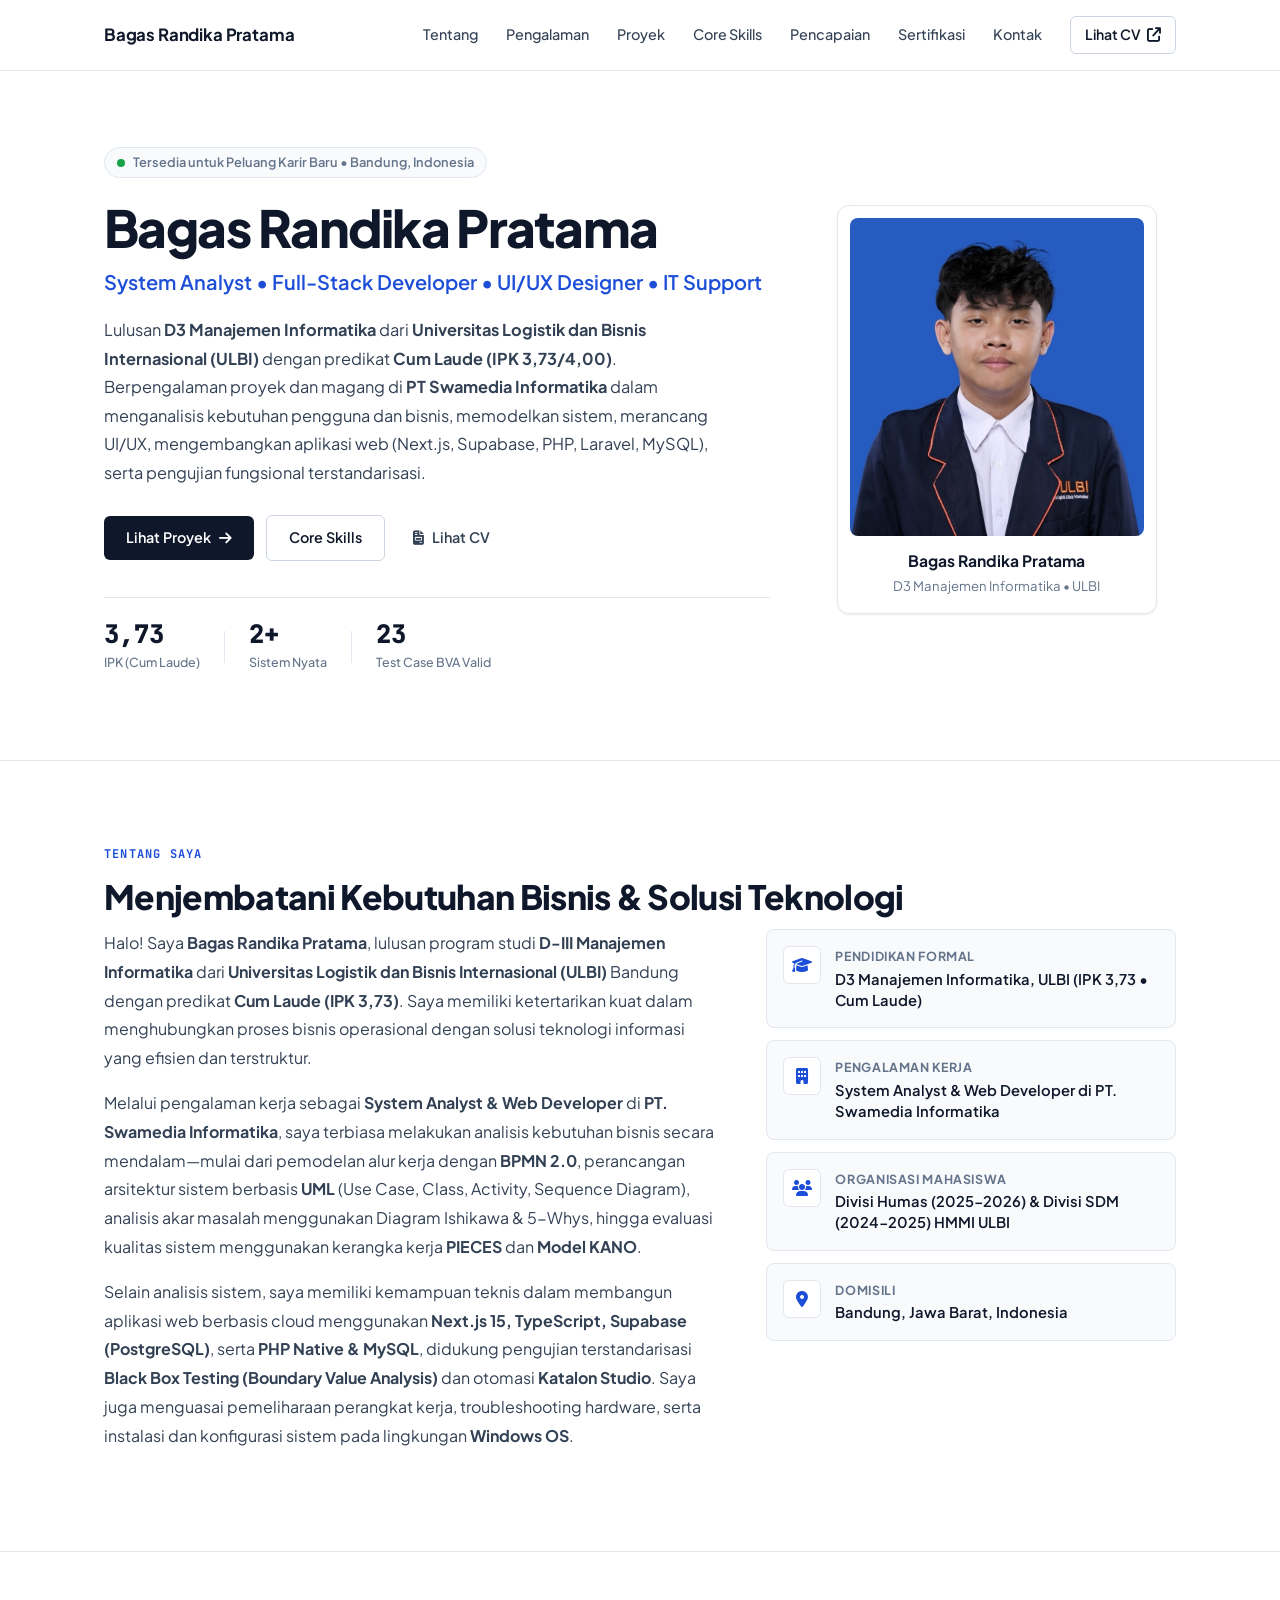
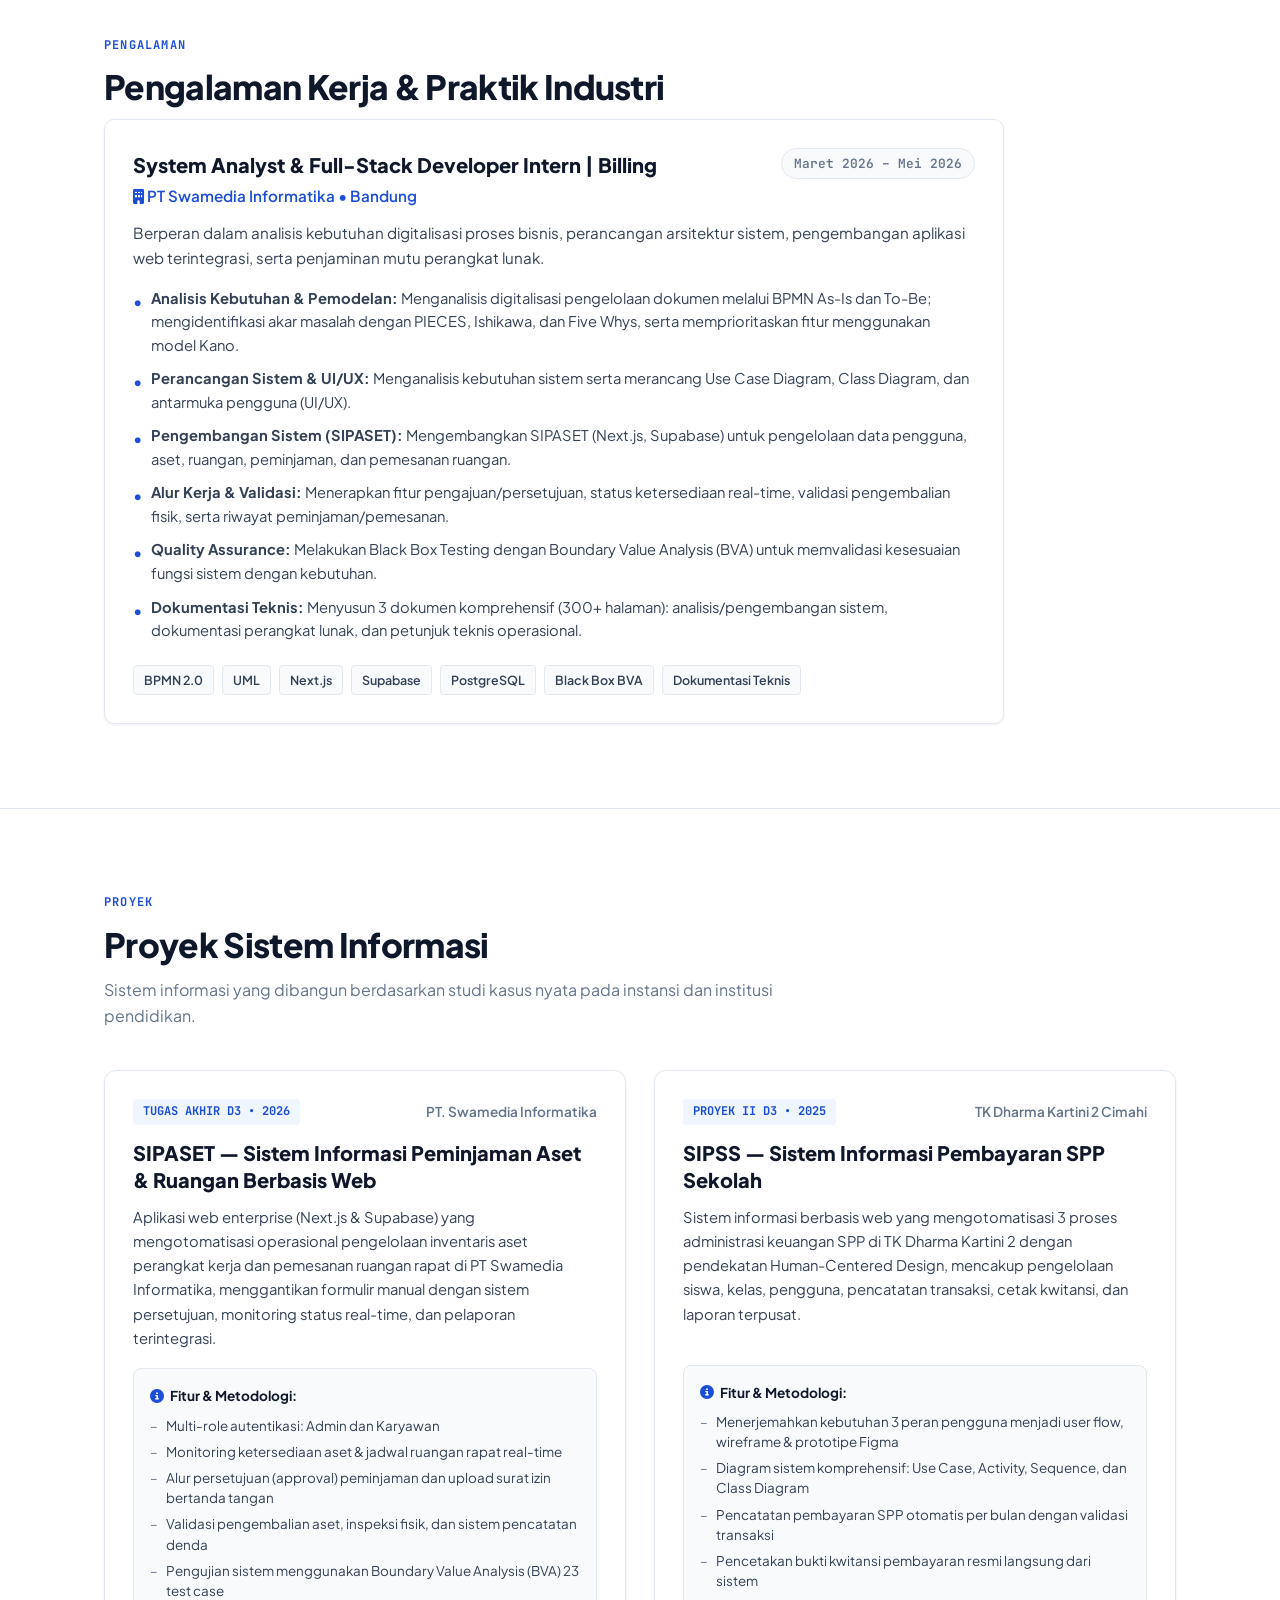
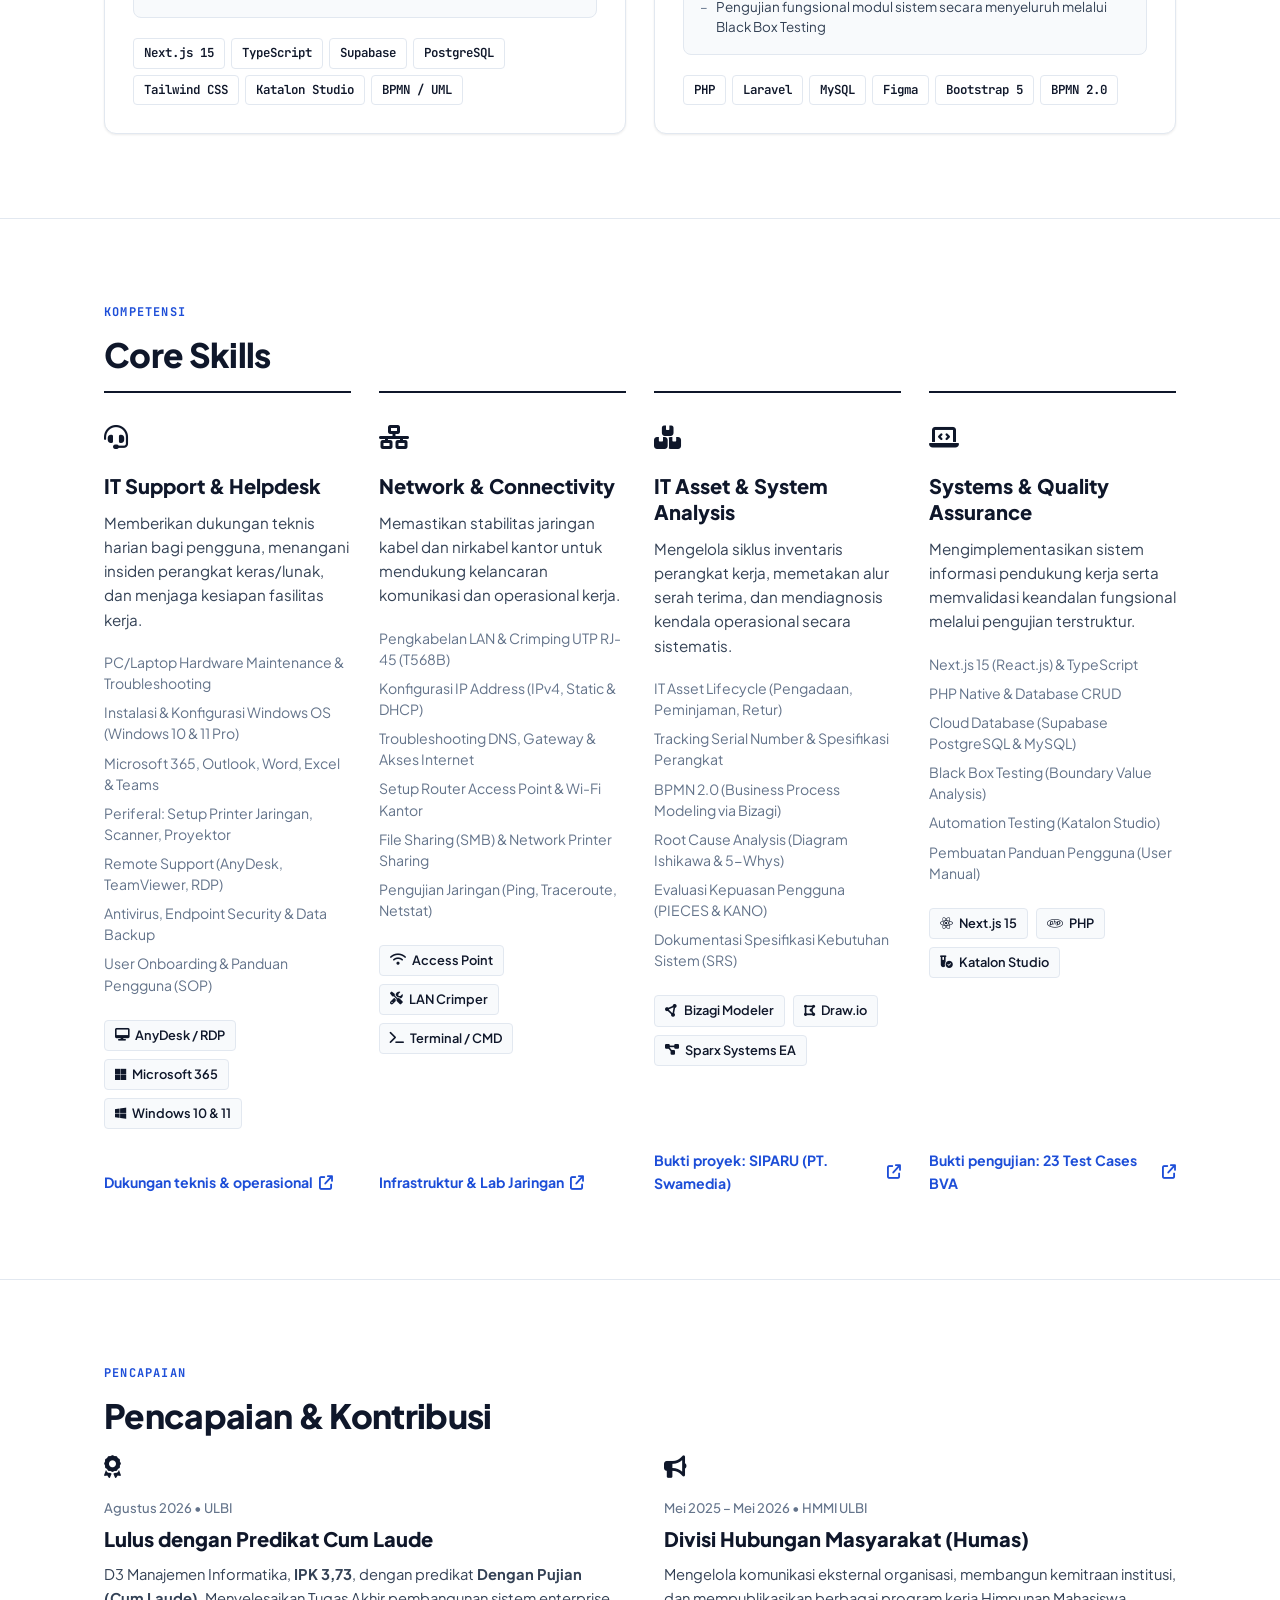
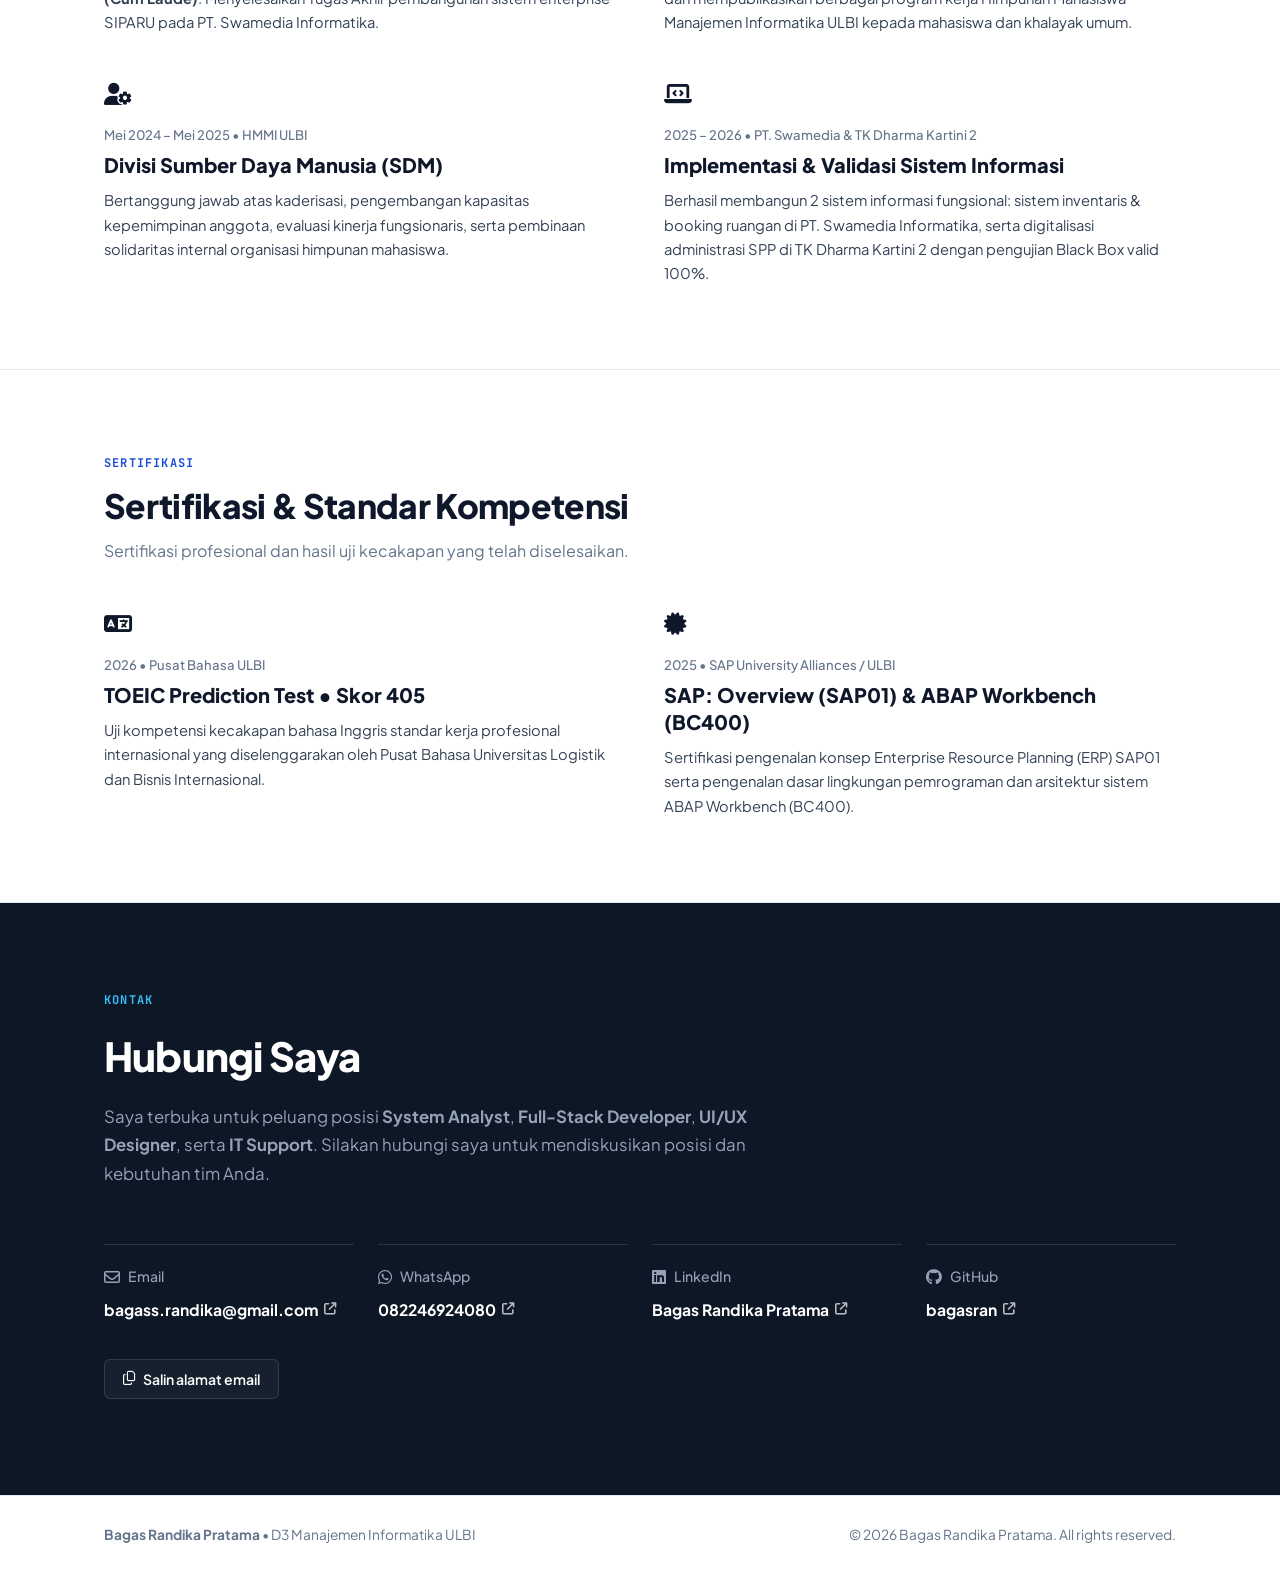
<file: index.html>
<!DOCTYPE html>
<html lang="id">
<head>
  <meta charset="UTF-8" />
  <meta name="viewport" content="width=device-width, initial-scale=1.0" />
  <meta name="description" content="Portfolio Bagas Randika Pratama - System Analyst & Web Developer. Lulusan D3 Manajemen Informatika ULBI dengan predikat Cum Laude (IPK 3,73)." />
  <title>Bagas Randika Pratama | System Analyst & Web Developer</title>
  
  <link rel="stylesheet" href="style.css" />
  
  <!-- Google Fonts: Plus Jakarta Sans & JetBrains Mono -->
  <link rel="preconnect" href="https://fonts.googleapis.com" />
  <link rel="preconnect" href="https://fonts.gstatic.com" crossorigin />
  <link href="https://fonts.googleapis.com/css2?family=Plus+Jakarta+Sans:wght@400;500;600;700;800&family=JetBrains+Mono:wght@400;500;600&display=swap" rel="stylesheet" />
  
  <!-- Font Awesome 6 -->
  <link rel="stylesheet" href="https://cdnjs.cloudflare.com/ajax/libs/font-awesome/6.5.1/css/all.min.css" />
</head>
<body>

  <!-- ===== NAVBAR ===== -->
  <header class="site-header" id="header">
    <div class="nav-container">
      <a href="#hero" class="brand-name">
        Bagas Randika Pratama
      </a>

      <nav class="nav-menu" id="navMenu">
        <a href="#about" class="nav-link">Tentang</a>
        <a href="#experience" class="nav-link">Pengalaman</a>
        <a href="#projects" class="nav-link">Proyek</a>
        <a href="#core-skills" class="nav-link">Core Skills</a>
        <a href="#achievements" class="nav-link">Pencapaian</a>
        <a href="#certifications" class="nav-link">Sertifikasi</a>
        <a href="#contact" class="nav-link">Kontak</a>
        <a href="assets/cv-bagas.html" target="_blank" class="nav-cv-btn">
          Lihat CV <i class="fa-solid fa-arrow-up-right-from-square"></i>
        </a>
      </nav>

      <button class="mobile-toggle" id="mobileToggle" aria-label="Buka navigasi">
        <span></span><span></span><span></span>
      </button>
    </div>
  </header>

  <main>
    <!-- ===== HERO SECTION ===== -->
    <section class="hero-section" id="hero">
      <div class="container hero-grid">
        <div class="hero-text-col">
          <div class="status-badge">
            <span class="status-dot"></span>
            <span>Tersedia untuk Peluang Karir Baru &bull; Bandung, Indonesia</span>
          </div>

          <h1 class="hero-title">
            Bagas Randika Pratama
          </h1>

          <p class="hero-role">
            System Analyst &bull; Full-Stack Developer &bull; UI/UX Designer &bull; IT Support
          </p>

          <p class="hero-description">
            Lulusan <strong>D3 Manajemen Informatika</strong> dari <strong>Universitas Logistik dan Bisnis Internasional (ULBI)</strong> dengan predikat <strong>Cum Laude (IPK 3,73/4,00)</strong>. Berpengalaman proyek dan magang di <strong>PT Swamedia Informatika</strong> dalam menganalisis kebutuhan pengguna dan bisnis, memodelkan sistem, merancang UI/UX, mengembangkan aplikasi web (Next.js, Supabase, PHP, Laravel, MySQL), serta pengujian fungsional terstandarisasi.
          </p>

          <div class="hero-buttons">
            <a href="#projects" class="btn btn-primary">
              Lihat Proyek <i class="fa-solid fa-arrow-right"></i>
            </a>
            <a href="#core-skills" class="btn btn-outline">
              Core Skills
            </a>
            <a href="assets/cv-bagas.html" target="_blank" class="btn btn-ghost">
              <i class="fa-solid fa-file-invoice"></i> Lihat CV
            </a>
          </div>

          <div class="hero-metrics">
            <div class="metric-item">
              <span class="metric-num">3,73</span>
              <span class="metric-label">IPK (Cum Laude)</span>
            </div>
            <div class="metric-divider"></div>
            <div class="metric-item">
              <span class="metric-num">2+</span>
              <span class="metric-label">Sistem Nyata</span>
            </div>
            <div class="metric-divider"></div>
            <div class="metric-item">
              <span class="metric-num">23</span>
              <span class="metric-label">Test Case BVA Valid</span>
            </div>
          </div>
        </div>

        <div class="hero-image-col">
          <div class="photo-card">
            <div class="photo-wrapper">
              <img src="assets/profile.jpg" alt="Foto Bagas Randika Pratama" class="photo-img" />
            </div>
            <div class="photo-meta">
              <div class="photo-name">Bagas Randika Pratama</div>
              <div class="photo-sub">D3 Manajemen Informatika &bull; ULBI</div>
            </div>
          </div>
        </div>
      </div>
    </section>

    <!-- ===== TENTANG SAYA ===== -->
    <section class="section section-border" id="about">
      <div class="container">
        <div class="section-label">TENTANG SAYA</div>
        <h2 class="section-heading">Menjembatani Kebutuhan Bisnis &amp; Solusi Teknologi</h2>
        
        <div class="about-content-grid">
          <div class="about-text">
            <p>
              Halo! Saya <strong>Bagas Randika Pratama</strong>, lulusan program studi <strong>D-III Manajemen Informatika</strong> dari <strong>Universitas Logistik dan Bisnis Internasional (ULBI)</strong> Bandung dengan predikat <strong>Cum Laude (IPK 3,73)</strong>. Saya memiliki ketertarikan kuat dalam menghubungkan proses bisnis operasional dengan solusi teknologi informasi yang efisien dan terstruktur.
            </p>
            <p>
              Melalui pengalaman kerja sebagai <strong>System Analyst &amp; Web Developer</strong> di <strong>PT. Swamedia Informatika</strong>, saya terbiasa melakukan analisis kebutuhan bisnis secara mendalam—mulai dari pemodelan alur kerja dengan <strong>BPMN 2.0</strong>, perancangan arsitektur sistem berbasis <strong>UML</strong> (Use Case, Class, Activity, Sequence Diagram), analisis akar masalah menggunakan Diagram Ishikawa &amp; 5-Whys, hingga evaluasi kualitas sistem menggunakan kerangka kerja <strong>PIECES</strong> dan <strong>Model KANO</strong>.
            </p>
            <p>
              Selain analisis sistem, saya memiliki kemampuan teknis dalam membangun aplikasi web berbasis cloud menggunakan <strong>Next.js 15, TypeScript, Supabase (PostgreSQL)</strong>, serta <strong>PHP Native &amp; MySQL</strong>, didukung pengujian terstandarisasi <strong>Black Box Testing (Boundary Value Analysis)</strong> dan otomasi <strong>Katalon Studio</strong>. Saya juga menguasai pemeliharaan perangkat kerja, troubleshooting hardware, serta instalasi dan konfigurasi sistem pada lingkungan <strong>Windows OS</strong>.
            </p>
          </div>

          <div class="about-quick-info">
            <div class="info-card">
              <div class="info-icon"><i class="fa-solid fa-graduation-cap"></i></div>
              <div class="info-body">
                <span class="info-title">Pendidikan Formal</span>
                <span class="info-desc">D3 Manajemen Informatika, ULBI (IPK 3,73 &bull; Cum Laude)</span>
              </div>
            </div>

            <div class="info-card">
              <div class="info-icon"><i class="fa-solid fa-building"></i></div>
              <div class="info-body">
                <span class="info-title">Pengalaman Kerja</span>
                <span class="info-desc">System Analyst &amp; Web Developer di PT. Swamedia Informatika</span>
              </div>
            </div>

            <div class="info-card">
              <div class="info-icon"><i class="fa-solid fa-users"></i></div>
              <div class="info-body">
                <span class="info-title">Organisasi Mahasiswa</span>
                <span class="info-desc">Divisi Humas (2025-2026) &amp; Divisi SDM (2024-2025) HMMI ULBI</span>
              </div>
            </div>

            <div class="info-card">
              <div class="info-icon"><i class="fa-solid fa-location-dot"></i></div>
              <div class="info-body">
                <span class="info-title">Domisili</span>
                <span class="info-desc">Bandung, Jawa Barat, Indonesia</span>
              </div>
            </div>
          </div>
        </div>
      </div>
    </section>

    <!-- ===== PENGALAMAN KERJA ===== -->
    <section class="section section-border" id="experience">
      <div class="container">
        <div class="section-label">PENGALAMAN</div>
        <h2 class="section-heading">Pengalaman Kerja &amp; Praktik Industri</h2>

        <div class="timeline-wrapper">
          <div class="timeline-card">
            <div class="timeline-header">
              <div>
                <h3 class="timeline-role">System Analyst &amp; Full-Stack Developer Intern | Billing</h3>
                <div class="timeline-org">
                  <i class="fa-solid fa-building"></i> PT Swamedia Informatika &bull; Bandung
                </div>
              </div>
              <span class="timeline-badge">Maret 2026 &ndash; Mei 2026</span>
            </div>
            
            <p class="timeline-summary">
              Berperan dalam analisis kebutuhan digitalisasi proses bisnis, perancangan arsitektur sistem, pengembangan aplikasi web terintegrasi, serta penjaminan mutu perangkat lunak.
            </p>

            <ul class="timeline-points">
              <li>
                <strong>Analisis Kebutuhan &amp; Pemodelan:</strong> Menganalisis digitalisasi pengelolaan dokumen melalui BPMN As-Is dan To-Be; mengidentifikasi akar masalah dengan PIECES, Ishikawa, dan Five Whys, serta memprioritaskan fitur menggunakan model Kano.
              </li>
              <li>
                <strong>Perancangan Sistem &amp; UI/UX:</strong> Menganalisis kebutuhan sistem serta merancang Use Case Diagram, Class Diagram, dan antarmuka pengguna (UI/UX).
              </li>
              <li>
                <strong>Pengembangan Sistem (SIPASET):</strong> Mengembangkan SIPASET (Next.js, Supabase) untuk pengelolaan data pengguna, aset, ruangan, peminjaman, dan pemesanan ruangan.
              </li>
              <li>
                <strong>Alur Kerja &amp; Validasi:</strong> Menerapkan fitur pengajuan/persetujuan, status ketersediaan real-time, validasi pengembalian fisik, serta riwayat peminjaman/pemesanan.
              </li>
              <li>
                <strong>Quality Assurance:</strong> Melakukan Black Box Testing dengan Boundary Value Analysis (BVA) untuk memvalidasi kesesuaian fungsi sistem dengan kebutuhan.
              </li>
              <li>
                <strong>Dokumentasi Teknis:</strong> Menyusun 3 dokumen komprehensif (300+ halaman): analisis/pengembangan sistem, dokumentasi perangkat lunak, dan petunjuk teknis operasional.
              </li>
            </ul>

            <div class="timeline-tags">
              <span>BPMN 2.0</span>
              <span>UML</span>
              <span>Next.js</span>
              <span>Supabase</span>
              <span>PostgreSQL</span>
              <span>Black Box BVA</span>
              <span>Dokumentasi Teknis</span>
            </div>
          </div>
        </div>
      </div>
    </section>

    <!-- ===== PROYEK ===== -->
    <section class="section section-border" id="projects">
      <div class="container">
        <div class="section-label">PROYEK</div>
        <h2 class="section-heading">Proyek Sistem Informasi</h2>
        <p class="section-subtext">Sistem informasi yang dibangun berdasarkan studi kasus nyata pada instansi dan institusi pendidikan.</p>

        <div class="projects-grid">
          <!-- Proyek 1: SIPARU -->
          <div class="project-box">
            <div class="project-top">
              <span class="project-badge">Tugas Akhir D3 &bull; 2026</span>
              <span class="project-client">PT. Swamedia Informatika</span>
            </div>
            
            <h3 class="project-title">
              SIPASET &mdash; Sistem Informasi Peminjaman Aset &amp; Ruangan Berbasis Web
            </h3>
            
            <p class="project-desc">
              Aplikasi web enterprise (Next.js &amp; Supabase) yang mengotomatisasi operasional pengelolaan inventaris aset perangkat kerja dan pemesanan ruangan rapat di PT Swamedia Informatika, menggantikan formulir manual dengan sistem persetujuan, monitoring status real-time, dan pelaporan terintegrasi.
            </p>

            <div class="project-highlight-box">
              <div class="ph-title"><i class="fa-solid fa-circle-info"></i> Fitur &amp; Metodologi:</div>
              <ul class="ph-list">
                <li>Multi-role autentikasi: Admin dan Karyawan</li>
                <li>Monitoring ketersediaan aset &amp; jadwal ruangan rapat real-time</li>
                <li>Alur persetujuan (approval) peminjaman dan upload surat izin bertanda tangan</li>
                <li>Validasi pengembalian aset, inspeksi fisik, dan sistem pencatatan denda</li>
                <li>Pengujian sistem menggunakan Boundary Value Analysis (BVA) 23 test case</li>
              </ul>
            </div>

            <div class="project-tech-row">
              <span class="tech-pill">Next.js 15</span>
              <span class="tech-pill">TypeScript</span>
              <span class="tech-pill">Supabase</span>
              <span class="tech-pill">PostgreSQL</span>
              <span class="tech-pill">Tailwind CSS</span>
              <span class="tech-pill">Katalon Studio</span>
              <span class="tech-pill">BPMN / UML</span>
            </div>
          </div>

          <!-- Proyek 2: SIPPSS -->
          <div class="project-box">
            <div class="project-top">
              <span class="project-badge">Proyek II D3 &bull; 2025</span>
              <span class="project-client">TK Dharma Kartini 2 Cimahi</span>
            </div>
            
            <h3 class="project-title">
              SIPSS &mdash; Sistem Informasi Pembayaran SPP Sekolah
            </h3>
            
            <p class="project-desc">
              Sistem informasi berbasis web yang mengotomatisasi 3 proses administrasi keuangan SPP di TK Dharma Kartini 2 dengan pendekatan Human-Centered Design, mencakup pengelolaan siswa, kelas, pengguna, pencatatan transaksi, cetak kwitansi, dan laporan terpusat.
            </p>

            <div class="project-highlight-box">
              <div class="ph-title"><i class="fa-solid fa-circle-info"></i> Fitur &amp; Metodologi:</div>
              <ul class="ph-list">
                <li>Menerjemahkan kebutuhan 3 peran pengguna menjadi user flow, wireframe &amp; prototipe Figma</li>
                <li>Diagram sistem komprehensif: Use Case, Activity, Sequence, dan Class Diagram</li>
                <li>Pencatatan pembayaran SPP otomatis per bulan dengan validasi transaksi</li>
                <li>Pencetakan bukti kwitansi pembayaran resmi langsung dari sistem</li>
                <li>Pengujian fungsional modul sistem secara menyeluruh melalui Black Box Testing</li>
              </ul>
            </div>

            <div class="project-tech-row">
              <span class="tech-pill">PHP</span>
              <span class="tech-pill">Laravel</span>
              <span class="tech-pill">MySQL</span>
              <span class="tech-pill">Figma</span>
              <span class="tech-pill">Bootstrap 5</span>
              <span class="tech-pill">BPMN 2.0</span>
            </div>
          </div>
        </div>
      </div>
    </section>

    <!-- ===== CORE SKILLS SECTION (Sesuai Referensi Gambar 1) ===== -->
    <section class="section section-border" id="core-skills">
      <div class="container">
        <div class="section-label">KOMPETENSI</div>
        <h2 class="section-heading">Core Skills</h2>

        <div class="core-skills-grid">
          
          <!-- Column 1: IT End User Support & Helpdesk -->
          <div class="skill-col">
            <div class="skill-col-icon">
              <i class="fa-solid fa-headset"></i>
            </div>
            <h3 class="skill-col-title">IT Support &amp; Helpdesk</h3>
            <p class="skill-col-desc">
              Memberikan dukungan teknis harian bagi pengguna, menangani insiden perangkat keras/lunak, dan menjaga kesiapan fasilitas kerja.
            </p>
            
            <ul class="skill-col-list">
              <li>PC/Laptop Hardware Maintenance &amp; Troubleshooting</li>
              <li>Instalasi &amp; Konfigurasi Windows OS (Windows 10 &amp; 11 Pro)</li>
              <li>Microsoft 365, Outlook, Word, Excel &amp; Teams</li>
              <li>Periferal: Setup Printer Jaringan, Scanner, Proyektor</li>
              <li>Remote Support (AnyDesk, TeamViewer, RDP)</li>
              <li>Antivirus, Endpoint Security &amp; Data Backup</li>
              <li>User Onboarding &amp; Panduan Pengguna (SOP)</li>
            </ul>

            <div class="skill-col-tools">
              <span class="tool-tag"><i class="fa-solid fa-desktop"></i> AnyDesk / RDP</span>
              <span class="tool-tag"><i class="fa-brands fa-microsoft"></i> Microsoft 365</span>
              <span class="tool-tag"><i class="fa-brands fa-windows"></i> Windows 10 &amp; 11</span>
            </div>

            <div class="skill-col-proof">
              <a href="#experience" class="proof-link">
                Dukungan teknis &amp; operasional <i class="fa-solid fa-arrow-up-right-from-square"></i>
              </a>
            </div>
          </div>

          <!-- Column 2: Network & Connectivity -->
          <div class="skill-col">
            <div class="skill-col-icon">
              <i class="fa-solid fa-network-wired"></i>
            </div>
            <h3 class="skill-col-title">Network &amp; Connectivity</h3>
            <p class="skill-col-desc">
              Memastikan stabilitas jaringan kabel dan nirkabel kantor untuk mendukung kelancaran komunikasi dan operasional kerja.
            </p>
            
            <ul class="skill-col-list">
              <li>Pengkabelan LAN &amp; Crimping UTP RJ-45 (T568B)</li>
              <li>Konfigurasi IP Address (IPv4, Static &amp; DHCP)</li>
              <li>Troubleshooting DNS, Gateway &amp; Akses Internet</li>
              <li>Setup Router Access Point &amp; Wi-Fi Kantor</li>
              <li>File Sharing (SMB) &amp; Network Printer Sharing</li>
              <li>Pengujian Jaringan (Ping, Traceroute, Netstat)</li>
            </ul>

            <div class="skill-col-tools">
              <span class="tool-tag"><i class="fa-solid fa-wifi"></i> Access Point</span>
              <span class="tool-tag"><i class="fa-solid fa-screwdriver-wrench"></i> LAN Crimper</span>
              <span class="tool-tag"><i class="fa-solid fa-terminal"></i> Terminal / CMD</span>
            </div>

            <div class="skill-col-proof">
              <a href="#about" class="proof-link">
                Infrastruktur &amp; Lab Jaringan <i class="fa-solid fa-arrow-up-right-from-square"></i>
              </a>
            </div>
          </div>

          <!-- Column 3: IT Asset Management & Requirements Analysis -->
          <div class="skill-col">
            <div class="skill-col-icon">
              <i class="fa-solid fa-boxes-stacked"></i>
            </div>
            <h3 class="skill-col-title">IT Asset &amp; System Analysis</h3>
            <p class="skill-col-desc">
              Mengelola siklus inventaris perangkat kerja, memetakan alur serah terima, dan mendiagnosis kendala operasional secara sistematis.
            </p>
            
            <ul class="skill-col-list">
              <li>IT Asset Lifecycle (Pengadaan, Peminjaman, Retur)</li>
              <li>Tracking Serial Number &amp; Spesifikasi Perangkat</li>
              <li>BPMN 2.0 (Business Process Modeling via Bizagi)</li>
              <li>Root Cause Analysis (Diagram Ishikawa &amp; 5-Whys)</li>
              <li>Evaluasi Kepuasan Pengguna (PIECES &amp; KANO)</li>
              <li>Dokumentasi Spesifikasi Kebutuhan Sistem (SRS)</li>
            </ul>

            <div class="skill-col-tools">
              <span class="tool-tag"><i class="fa-solid fa-circle-nodes"></i> Bizagi Modeler</span>
              <span class="tool-tag"><i class="fa-solid fa-draw-polygon"></i> Draw.io</span>
              <span class="tool-tag"><i class="fa-solid fa-diagram-project"></i> Sparx Systems EA</span>
            </div>

            <div class="skill-col-proof">
              <a href="#projects" class="proof-link">
                Bukti proyek: SIPARU (PT. Swamedia) <i class="fa-solid fa-arrow-up-right-from-square"></i>
              </a>
            </div>
          </div>

          <!-- Column 4: Web Systems & Quality Assurance -->
          <div class="skill-col">
            <div class="skill-col-icon">
              <i class="fa-solid fa-laptop-code"></i>
            </div>
            <h3 class="skill-col-title">Systems &amp; Quality Assurance</h3>
            <p class="skill-col-desc">
              Mengimplementasikan sistem informasi pendukung kerja serta memvalidasi keandalan fungsional melalui pengujian terstruktur.
            </p>
            
            <ul class="skill-col-list">
              <li>Next.js 15 (React.js) &amp; TypeScript</li>
              <li>PHP Native &amp; Database CRUD</li>
              <li>Cloud Database (Supabase PostgreSQL &amp; MySQL)</li>
              <li>Black Box Testing (Boundary Value Analysis)</li>
              <li>Automation Testing (Katalon Studio)</li>
              <li>Pembuatan Panduan Pengguna (User Manual)</li>
            </ul>

            <div class="skill-col-tools">
              <span class="tool-tag"><i class="fa-brands fa-react"></i> Next.js 15</span>
              <span class="tool-tag"><i class="fa-brands fa-php"></i> PHP</span>
              <span class="tool-tag"><i class="fa-solid fa-vial-circle-check"></i> Katalon Studio</span>
            </div>

            <div class="skill-col-proof">
              <a href="#projects" class="proof-link">
                Bukti pengujian: 23 Test Cases BVA <i class="fa-solid fa-arrow-up-right-from-square"></i>
              </a>
            </div>
          </div>

        </div>
      </div>
    </section>

    <!-- ===== PENCAPAIAN & KONTRIBUSI (Sesuai Referensi Gambar 2) ===== -->
    <section class="section section-border" id="achievements">
      <div class="container">
        <div class="section-label">PENCAPAIAN</div>
        <h2 class="section-heading">Pencapaian &amp; Kontribusi</h2>

        <div class="achievements-grid">
          
          <!-- Item 1: Cum Laude -->
          <div class="achievement-item">
            <div class="ach-icon">
              <i class="fa-solid fa-award"></i>
            </div>
            <div class="ach-date">Agustus 2026 &bull; ULBI</div>
            <h3 class="ach-title">Lulus dengan Predikat Cum Laude</h3>
            <p class="ach-desc">
              D3 Manajemen Informatika, <strong>IPK 3,73</strong>, dengan predikat <strong>Dengan Pujian (Cum Laude)</strong>. Menyelesaikan Tugas Akhir pembangunan sistem enterprise SIPARU pada PT. Swamedia Informatika.
            </p>
          </div>

          <!-- Item 2: Himpunan Humas -->
          <div class="achievement-item">
            <div class="ach-icon">
              <i class="fa-solid fa-bullhorn"></i>
            </div>
            <div class="ach-date">Mei 2025 &ndash; Mei 2026 &bull; HMMI ULBI</div>
            <h3 class="ach-title">Divisi Hubungan Masyarakat (Humas)</h3>
            <p class="ach-desc">
              Mengelola komunikasi eksternal organisasi, membangun kemitraan institusi, dan mempublikasikan berbagai program kerja Himpunan Mahasiswa Manajemen Informatika ULBI kepada mahasiswa dan khalayak umum.
            </p>
          </div>

          <!-- Item 3: Himpunan SDM -->
          <div class="achievement-item">
            <div class="ach-icon">
              <i class="fa-solid fa-user-gear"></i>
            </div>
            <div class="ach-date">Mei 2024 &ndash; Mei 2025 &bull; HMMI ULBI</div>
            <h3 class="ach-title">Divisi Sumber Daya Manusia (SDM)</h3>
            <p class="ach-desc">
              Bertanggung jawab atas kaderisasi, pengembangan kapasitas kepemimpinan anggota, evaluasi kinerja fungsionaris, serta pembinaan solidaritas internal organisasi himpunan mahasiswa.
            </p>
          </div>

          <!-- Item 4: Implementasi Nyata -->
          <div class="achievement-item">
            <div class="ach-icon">
              <i class="fa-solid fa-laptop-code"></i>
            </div>
            <div class="ach-date">2025 &ndash; 2026 &bull; PT. Swamedia &amp; TK Dharma Kartini 2</div>
            <h3 class="ach-title">Implementasi &amp; Validasi Sistem Informasi</h3>
            <p class="ach-desc">
              Berhasil membangun 2 sistem informasi fungsional: sistem inventaris &amp; booking ruangan di PT. Swamedia Informatika, serta digitalisasi administrasi SPP di TK Dharma Kartini 2 dengan pengujian Black Box valid 100%.
            </p>
          </div>

        </div>
      </div>
    </section>

    <!-- ===== SERTIFIKASI SECTION ===== -->
    <section class="section section-border" id="certifications">
      <div class="container">
        <div class="section-label">SERTIFIKASI</div>
        <h2 class="section-heading">Sertifikasi &amp; Standar Kompetensi</h2>
        <p class="section-subtext">Sertifikasi profesional dan hasil uji kecakapan yang telah diselesaikan.</p>

        <div class="achievements-grid">
          <!-- Cert 1: TOEIC -->
          <div class="achievement-item">
            <div class="ach-icon">
              <i class="fa-solid fa-language"></i>
            </div>
            <div class="ach-date">2026 &bull; Pusat Bahasa ULBI</div>
            <h3 class="ach-title">TOEIC Prediction Test &bull; Skor 405</h3>
            <p class="ach-desc">
              Uji kompetensi kecakapan bahasa Inggris standar kerja profesional internasional yang diselenggarakan oleh Pusat Bahasa Universitas Logistik dan Bisnis Internasional.
            </p>
          </div>

          <!-- Cert 2: SAP -->
          <div class="achievement-item">
            <div class="ach-icon">
              <i class="fa-solid fa-certificate"></i>
            </div>
            <div class="ach-date">2025 &bull; SAP University Alliances / ULBI</div>
            <h3 class="ach-title">SAP: Overview (SAP01) &amp; ABAP Workbench (BC400)</h3>
            <p class="ach-desc">
              Sertifikasi pengenalan konsep Enterprise Resource Planning (ERP) SAP01 serta pengenalan dasar lingkungan pemrograman dan arsitektur sistem ABAP Workbench (BC400).
            </p>
          </div>
        </div>
      </div>
    </section>

    <!-- ===== KONTAK SECTION (Sesuai Referensi Gambar 3) ===== -->
    <section class="contact-dark-section" id="contact">
      <div class="container">
        <div class="contact-tag">KONTAK</div>
        <h2 class="contact-main-title">Hubungi Saya</h2>
        <p class="contact-lead-text">
          Saya terbuka untuk peluang posisi <strong>System Analyst</strong>, <strong>Full-Stack Developer</strong>, <strong>UI/UX Designer</strong>, serta <strong>IT Support</strong>. Silakan hubungi saya untuk mendiskusikan posisi dan kebutuhan tim Anda.
        </p>

        <div class="contact-columns-grid">
          
          <!-- Column 1: Email -->
          <div class="contact-col-item">
            <div class="col-header-line"></div>
            <div class="col-content">
              <div class="col-icon-label">
                <i class="fa-regular fa-envelope"></i>
                <span>Email</span>
              </div>
              <a href="mailto:bagass.randika@gmail.com" class="col-link">
                bagass.randika@gmail.com
                <i class="fa-solid fa-arrow-up-right-from-square arrow-link"></i>
              </a>
            </div>
          </div>

          <!-- Column 2: WhatsApp -->
          <div class="contact-col-item">
            <div class="col-header-line"></div>
            <div class="col-content">
              <div class="col-icon-label">
                <i class="fa-brands fa-whatsapp"></i>
                <span>WhatsApp</span>
              </div>
              <a href="https://wa.me/6282246924080" target="_blank" rel="noopener noreferrer" class="col-link">
                082246924080
                <i class="fa-solid fa-arrow-up-right-from-square arrow-link"></i>
              </a>
            </div>
          </div>

          <!-- Column 3: LinkedIn -->
          <div class="contact-col-item">
            <div class="col-header-line"></div>
            <div class="col-content">
              <div class="col-icon-label">
                <i class="fa-brands fa-linkedin"></i>
                <span>LinkedIn</span>
              </div>
              <a href="https://www.linkedin.com/in/bagas-randika-pratama-a5173b444/" target="_blank" rel="noopener noreferrer" class="col-link">
                Bagas Randika Pratama
                <i class="fa-solid fa-arrow-up-right-from-square arrow-link"></i>
              </a>
            </div>
          </div>

          <!-- Column 4: GitHub -->
          <div class="contact-col-item">
            <div class="col-header-line"></div>
            <div class="col-content">
              <div class="col-icon-label">
                <i class="fa-brands fa-github"></i>
                <span>GitHub</span>
              </div>
              <a href="https://github.com/bagasran" target="_blank" rel="noopener noreferrer" class="col-link">
                bagasran
                <i class="fa-solid fa-arrow-up-right-from-square arrow-link"></i>
              </a>
            </div>
          </div>

        </div>

        <div class="contact-bottom-actions">
          <button class="btn-copy-email" id="copyEmailBtn" data-email="bagass.randika@gmail.com">
            <i class="fa-regular fa-copy"></i>
            <span id="copyBtnText">Salin alamat email</span>
          </button>
        </div>
      </div>
    </section>
  </main>

  <!-- ===== FOOTER ===== -->
  <footer class="site-footer">
    <div class="container footer-flex">
      <div class="footer-left">
        <strong>Bagas Randika Pratama</strong> &bull; D3 Manajemen Informatika ULBI
      </div>
      <div class="footer-right">
        &copy; 2026 Bagas Randika Pratama. All rights reserved.
      </div>
    </div>
  </footer>

  <script src="script.js"></script>
</body>
</html>
</file>
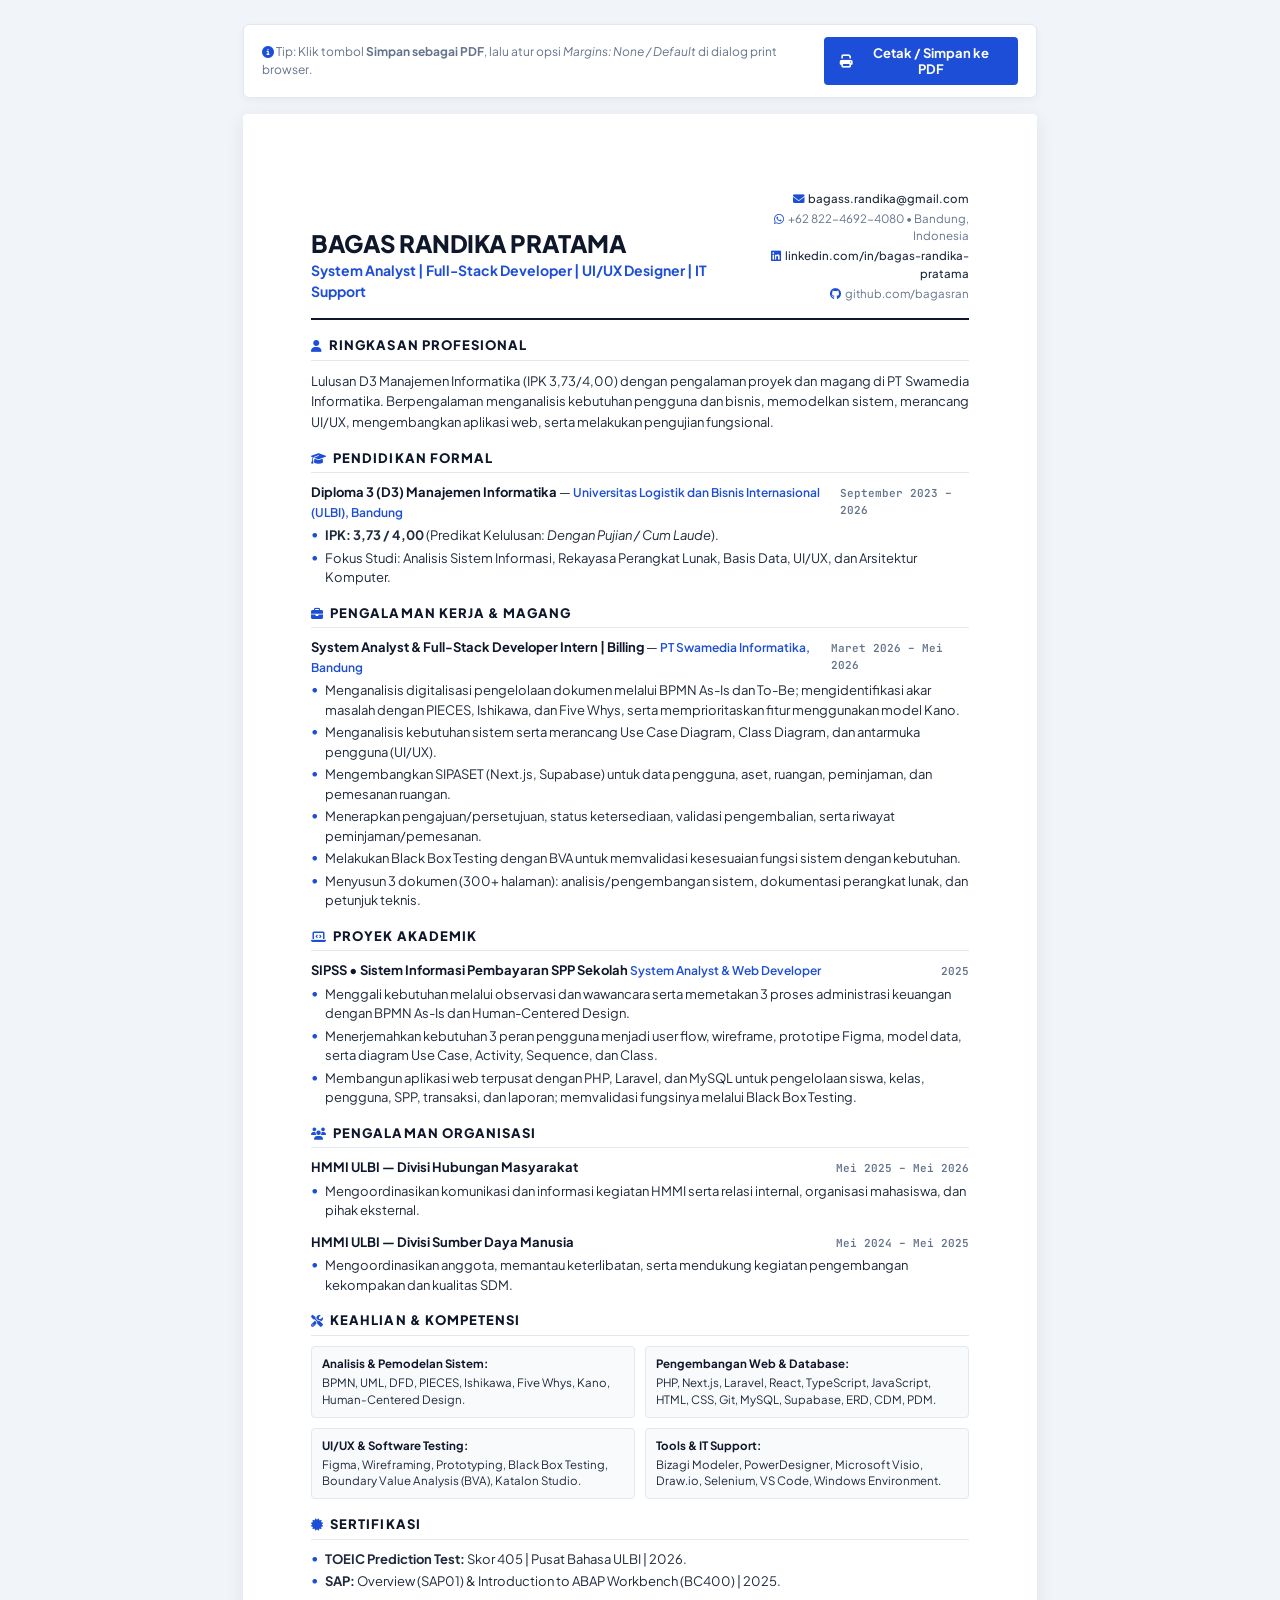
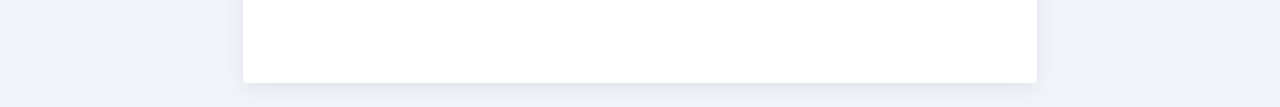
<file: assets/cv-bagas.html>
<!DOCTYPE html>
<html lang="id">
<head>
  <meta charset="UTF-8" />
  <meta name="viewport" content="width=device-width, initial-scale=1.0" />
  <title>CV - Bagas Randika Pratama</title>
  <link rel="preconnect" href="https://fonts.googleapis.com" />
  <link rel="preconnect" href="https://fonts.gstatic.com" crossorigin />
  <link href="https://fonts.googleapis.com/css2?family=Plus+Jakarta+Sans:wght@400;500;600;700;800&family=JetBrains+Mono:wght@500;700&display=swap" rel="stylesheet" />
  <link rel="stylesheet" href="https://cdnjs.cloudflare.com/ajax/libs/font-awesome/6.5.1/css/all.min.css" />
  
  <style>
    /* CSS Khusus Cetak A4 / Export to PDF */
    :root {
      --primary: #0f172a;
      --accent: #1d4ed8;
      --text: #1e293b;
      --muted: #64748b;
      --border: #e2e8f0;
      --bg-subtle: #f8fafc;
    }

    * {
      box-sizing: border-box;
      margin: 0;
      padding: 0;
    }

    body {
      font-family: 'Plus Jakarta Sans', sans-serif;
      color: var(--text);
      background-color: #f1f5f9;
      line-height: 1.5;
      padding: 24px;
      font-size: 13px;
    }

    /* Print Preview Container */
    .cv-page {
      width: 210mm;
      min-height: 297mm;
      padding: 20mm 18mm;
      margin: 0 auto;
      background: #ffffff;
      box-shadow: 0 4px 20px rgba(0, 0, 0, 0.08);
      border-radius: 4px;
    }

    /* Header */
    .cv-header {
      border-bottom: 2px solid var(--primary);
      padding-bottom: 16px;
      margin-bottom: 16px;
      display: flex;
      justify-content: space-between;
      align-items: flex-end;
    }

    .header-left h1 {
      font-size: 24px;
      font-weight: 800;
      color: var(--primary);
      letter-spacing: -0.02em;
      line-height: 1.1;
    }

    .header-left .role-tag {
      font-size: 14px;
      font-weight: 700;
      color: var(--accent);
      margin-top: 4px;
    }

    .header-contact {
      text-align: right;
      font-size: 11.5px;
      color: var(--muted);
      display: flex;
      flex-direction: column;
      gap: 3px;
    }

    .header-contact a {
      color: var(--text);
      text-decoration: none;
      font-weight: 500;
    }

    .header-contact i {
      color: var(--accent);
      width: 14px;
      text-align: center;
    }

    /* Layout Sections */
    .cv-section {
      margin-bottom: 16px;
    }

    .section-title {
      font-size: 13px;
      font-weight: 800;
      text-transform: uppercase;
      letter-spacing: 0.08em;
      color: var(--primary);
      border-bottom: 1px solid var(--border);
      padding-bottom: 4px;
      margin-bottom: 10px;
      display: flex;
      align-items: center;
      gap: 6px;
    }

    .section-title i {
      color: var(--accent);
      font-size: 12px;
    }

    /* Summary */
    .summary-text {
      color: var(--text);
      line-height: 1.6;
      text-align: justify;
    }

    /* Experience & Education Entries */
    .entry-item {
      margin-bottom: 12px;
    }
    .entry-item:last-child {
      margin-bottom: 0;
    }

    .entry-header {
      display: flex;
      justify-content: space-between;
      align-items: baseline;
      margin-bottom: 3px;
    }

    .entry-title {
      font-size: 13px;
      font-weight: 700;
      color: var(--primary);
    }

    .entry-org {
      font-size: 12px;
      font-weight: 600;
      color: var(--accent);
    }

    .entry-date {
      font-size: 11px;
      font-family: 'JetBrains Mono', monospace;
      color: var(--muted);
      font-weight: 600;
    }

    .entry-bullets {
      list-style-type: none;
      padding-left: 0;
      margin-top: 4px;
    }

    .entry-bullets li {
      position: relative;
      padding-left: 14px;
      margin-bottom: 3px;
      line-height: 1.5;
      color: var(--text);
    }

    .entry-bullets li::before {
      content: "•";
      position: absolute;
      left: 0;
      color: var(--accent);
      font-size: 14px;
      line-height: 1;
    }

    /* Grid Keahlian / Skills */
    .skills-grid-cv {
      display: grid;
      grid-template-columns: repeat(2, 1fr);
      gap: 10px;
    }

    .skill-block {
      background-color: var(--bg-subtle);
      border: 1px solid var(--border);
      border-radius: 4px;
      padding: 8px 10px;
    }

    .skill-block-title {
      font-size: 11.5px;
      font-weight: 700;
      color: var(--primary);
      margin-bottom: 3px;
    }

    .skill-block-items {
      font-size: 11.5px;
      color: var(--text);
      line-height: 1.45;
    }

    /* Print Controls */
    .print-bar {
      width: 210mm;
      margin: 0 auto 16px;
      display: flex;
      justify-content: space-between;
      align-items: center;
      background: #ffffff;
      padding: 12px 18px;
      border-radius: 6px;
      border: 1px solid var(--border);
      box-shadow: 0 2px 8px rgba(0,0,0,0.05);
    }

    .btn-print {
      background-color: var(--accent);
      color: #ffffff;
      border: none;
      padding: 8px 16px;
      border-radius: 4px;
      font-weight: 700;
      cursor: pointer;
      font-family: inherit;
      display: inline-flex;
      align-items: center;
      gap: 6px;
      font-size: 13px;
    }

    .btn-print:hover {
      background-color: #1e40af;
    }

    .print-tip {
      font-size: 12px;
      color: var(--muted);
    }

    @media print {
      body {
        background: transparent;
        padding: 0;
      }
      .print-bar {
        display: none !important;
      }
      .cv-page {
        box-shadow: none;
        width: 100%;
        min-height: auto;
        padding: 12mm 15mm;
        margin: 0;
      }
      @page {
        size: A4;
        margin: 0;
      }
    }
  </style>
</head>
<body>

  <!-- Bar tombol cetak (otomatis tersembunyi saat diprint) -->
  <div class="print-bar">
    <div class="print-tip">
      <i class="fa-solid fa-circle-info" style="color: #1d4ed8;"></i>
      Tip: Klik tombol <strong>Simpan sebagai PDF</strong>, lalu atur opsi <em>Margins: None / Default</em> di dialog print browser.
    </div>
    <button class="btn-print" onclick="window.print()">
      <i class="fa-solid fa-print"></i> Cetak / Simpan ke PDF
    </button>
  </div>

  <!-- Halaman CV A4 -->
  <div class="cv-page">
    
    <!-- HEADER -->
    <header class="cv-header">
      <div class="header-left">
        <h1>BAGAS RANDIKA PRATAMA</h1>
        <div class="role-tag">System Analyst | Full-Stack Developer | UI/UX Designer | IT Support</div>
      </div>
      <div class="header-contact">
        <div><i class="fa-solid fa-envelope"></i> <a href="mailto:bagass.randika@gmail.com">bagass.randika@gmail.com</a></div>
        <div><i class="fa-brands fa-whatsapp"></i> +62 822-4692-4080 &bull; Bandung, Indonesia</div>
        <div><i class="fa-brands fa-linkedin"></i> <a href="https://www.linkedin.com/in/bagas-randika-pratama-a5173b444/" target="_blank">linkedin.com/in/bagas-randika-pratama</a></div>
        <div><i class="fa-brands fa-github"></i> github.com/bagasran</div>
      </div>
    </header>

    <!-- RINGKASAN PROFESIONAL -->
    <section class="cv-section">
      <h2 class="section-title"><i class="fa-solid fa-user"></i> Ringkasan Profesional</h2>
      <p class="summary-text">
        Lulusan D3 Manajemen Informatika (IPK 3,73/4,00) dengan pengalaman proyek dan magang di PT Swamedia Informatika. Berpengalaman menganalisis kebutuhan pengguna dan bisnis, memodelkan sistem, merancang UI/UX, mengembangkan aplikasi web, serta melakukan pengujian fungsional.
      </p>
    </section>

    <!-- PENDIDIKAN -->
    <section class="cv-section">
      <h2 class="section-title"><i class="fa-solid fa-graduation-cap"></i> Pendidikan Formal</h2>
      <div class="entry-item">
        <div class="entry-header">
          <div>
            <span class="entry-title">Diploma 3 (D3) Manajemen Informatika</span> &mdash; 
            <span class="entry-org">Universitas Logistik dan Bisnis Internasional (ULBI), Bandung</span>
          </div>
          <span class="entry-date">September 2023 &ndash; 2026</span>
        </div>
        <ul class="entry-bullets">
          <li><strong>IPK: 3,73 / 4,00</strong> (Predikat Kelulusan: <em>Dengan Pujian / Cum Laude</em>).</li>
          <li>Fokus Studi: Analisis Sistem Informasi, Rekayasa Perangkat Lunak, Basis Data, UI/UX, dan Arsitektur Komputer.</li>
        </ul>
      </div>
    </section>

    <!-- PENGALAMAN KERJA -->
    <section class="cv-section">
      <h2 class="section-title"><i class="fa-solid fa-briefcase"></i> Pengalaman Kerja &amp; Magang</h2>
      <div class="entry-item">
        <div class="entry-header">
          <div>
            <span class="entry-title">System Analyst &amp; Full-Stack Developer Intern | Billing</span> &mdash; 
            <span class="entry-org">PT Swamedia Informatika, Bandung</span>
          </div>
          <span class="entry-date">Maret 2026 &ndash; Mei 2026</span>
        </div>
        <ul class="entry-bullets">
          <li>Menganalisis digitalisasi pengelolaan dokumen melalui BPMN As-Is dan To-Be; mengidentifikasi akar masalah dengan PIECES, Ishikawa, dan Five Whys, serta memprioritaskan fitur menggunakan model Kano.</li>
          <li>Menganalisis kebutuhan sistem serta merancang Use Case Diagram, Class Diagram, dan antarmuka pengguna (UI/UX).</li>
          <li>Mengembangkan SIPASET (Next.js, Supabase) untuk data pengguna, aset, ruangan, peminjaman, dan pemesanan ruangan.</li>
          <li>Menerapkan pengajuan/persetujuan, status ketersediaan, validasi pengembalian, serta riwayat peminjaman/pemesanan.</li>
          <li>Melakukan Black Box Testing dengan BVA untuk memvalidasi kesesuaian fungsi sistem dengan kebutuhan.</li>
          <li>Menyusun 3 dokumen (300+ halaman): analisis/pengembangan sistem, dokumentasi perangkat lunak, dan petunjuk teknis.</li>
        </ul>
      </div>
    </section>

    <!-- PROYEK AKADEMIK -->
    <section class="cv-section">
      <h2 class="section-title"><i class="fa-solid fa-laptop-code"></i> Proyek Akademik</h2>
      
      <div class="entry-item">
        <div class="entry-header">
          <div>
            <span class="entry-title">SIPSS &bull; Sistem Informasi Pembayaran SPP Sekolah</span>
            <span class="entry-org">System Analyst &amp; Web Developer</span>
          </div>
          <span class="entry-date">2025</span>
        </div>
        <ul class="entry-bullets">
          <li>Menggali kebutuhan melalui observasi dan wawancara serta memetakan 3 proses administrasi keuangan dengan BPMN As-Is dan Human-Centered Design.</li>
          <li>Menerjemahkan kebutuhan 3 peran pengguna menjadi user flow, wireframe, prototipe Figma, model data, serta diagram Use Case, Activity, Sequence, dan Class.</li>
          <li>Membangun aplikasi web terpusat dengan PHP, Laravel, dan MySQL untuk pengelolaan siswa, kelas, pengguna, SPP, transaksi, dan laporan; memvalidasi fungsinya melalui Black Box Testing.</li>
        </ul>
      </div>
    </section>

    <!-- PENGALAMAN ORGANISASI -->
    <section class="cv-section">
      <h2 class="section-title"><i class="fa-solid fa-users"></i> Pengalaman Organisasi</h2>
      
      <div class="entry-item">
        <div class="entry-header">
          <div>
            <span class="entry-title">HMMI ULBI &mdash; Divisi Hubungan Masyarakat</span>
          </div>
          <span class="entry-date">Mei 2025 &ndash; Mei 2026</span>
        </div>
        <ul class="entry-bullets">
          <li>Mengoordinasikan komunikasi dan informasi kegiatan HMMI serta relasi internal, organisasi mahasiswa, dan pihak eksternal.</li>
        </ul>
      </div>

      <div class="entry-item">
        <div class="entry-header">
          <div>
            <span class="entry-title">HMMI ULBI &mdash; Divisi Sumber Daya Manusia</span>
          </div>
          <span class="entry-date">Mei 2024 &ndash; Mei 2025</span>
        </div>
        <ul class="entry-bullets">
          <li>Mengoordinasikan anggota, memantau keterlibatan, serta mendukung kegiatan pengembangan kekompakan dan kualitas SDM.</li>
        </ul>
      </div>
    </section>

    <!-- KEAHLIAN & KOMPETENSI -->
    <section class="cv-section">
      <h2 class="section-title"><i class="fa-solid fa-screwdriver-wrench"></i> Keahlian &amp; Kompetensi</h2>
      <div class="skills-grid-cv">
        <div class="skill-block">
          <div class="skill-block-title">Analisis &amp; Pemodelan Sistem:</div>
          <div class="skill-block-items">BPMN, UML, DFD, PIECES, Ishikawa, Five Whys, Kano, Human-Centered Design.</div>
        </div>

        <div class="skill-block">
          <div class="skill-block-title">Pengembangan Web &amp; Database:</div>
          <div class="skill-block-items">PHP, Next.js, Laravel, React, TypeScript, JavaScript, HTML, CSS, Git, MySQL, Supabase, ERD, CDM, PDM.</div>
        </div>

        <div class="skill-block">
          <div class="skill-block-title">UI/UX &amp; Software Testing:</div>
          <div class="skill-block-items">Figma, Wireframing, Prototyping, Black Box Testing, Boundary Value Analysis (BVA), Katalon Studio.</div>
        </div>

        <div class="skill-block">
          <div class="skill-block-title">Tools &amp; IT Support:</div>
          <div class="skill-block-items">Bizagi Modeler, PowerDesigner, Microsoft Visio, Draw.io, Selenium, VS Code, Windows Environment.</div>
        </div>
      </div>
    </section>

    <!-- SERTIFIKASI -->
    <section class="cv-section">
      <h2 class="section-title"><i class="fa-solid fa-certificate"></i> Sertifikasi</h2>
      <ul class="entry-bullets">
        <li><strong>TOEIC Prediction Test:</strong> Skor 405 | Pusat Bahasa ULBI | 2026.</li>
        <li><strong>SAP:</strong> Overview (SAP01) &amp; Introduction to ABAP Workbench (BC400) | 2025.</li>
      </ul>
    </section>

  </div>

</body>
</html>
</file>
<file: style.css>
/* ==========================================================================
   PORTOFOLIO - BAGAS RANDIKA PRATAMA
   Aesthetic: Clean White & Minimalist Professional
   Inspired by modern developer portfolio standards (vebyfajri.vercel.app style)
   ========================================================================== */

/* ===== CSS VARIABLES ===== */
:root {
  /* Color Palette - Clean Light/White Theme */
  --bg-page: #ffffff;
  --bg-subtle: #f8fafc;
  --bg-card: #ffffff;
  
  --border-light: #e2e8f0;
  --border-muted: #cbd5e1;
  --border-dark: #0f172a;

  --text-dark: #0f172a;
  --text-body: #334155;
  --text-muted: #64748b;
  --text-dim: #94a3b8;

  --primary-blue: #1d4ed8;
  --primary-blue-hover: #1e40af;
  --primary-blue-soft: #eff6ff;

  --status-green: #16a34a;

  /* Dark Contact Section Palette (as per reference screenshot 3) */
  --contact-bg: #0e1726;
  --contact-border: rgba(255, 255, 255, 0.12);
  --contact-text: #ffffff;
  --contact-text-muted: #94a3b8;
  --contact-accent: #38bdf8;

  /* Typography */
  --font-sans: 'Plus Jakarta Sans', -apple-system, BlinkMacSystemFont, 'Segoe UI', Roboto, sans-serif;
  --font-mono: 'JetBrains Mono', monospace;

  /* Transitions & Shadows */
  --transition: all 0.2s ease-in-out;
  --shadow-card: 0 1px 3px rgba(0, 0, 0, 0.05), 0 1px 2px rgba(0, 0, 0, 0.03);
  --shadow-hover: 0 6px 20px rgba(0, 0, 0, 0.06);
}

/* ===== RESET & BASE ===== */
*, *::before, *::after {
  margin: 0;
  padding: 0;
  box-sizing: border-box;
}

html {
  scroll-behavior: smooth;
  scroll-padding-top: 76px;
  background-color: var(--bg-page);
}

body {
  font-family: var(--font-sans);
  background-color: var(--bg-page);
  color: var(--text-body);
  line-height: 1.65;
  -webkit-font-smoothing: antialiased;
}

a {
  color: inherit;
  text-decoration: none;
  transition: var(--transition);
}

img {
  max-width: 100%;
  display: block;
}

button {
  font-family: inherit;
  cursor: pointer;
  border: none;
  background: none;
}

/* ===== CONTAINER & UTILITIES ===== */
.container {
  width: 100%;
  max-width: 1120px;
  margin: 0 auto;
  padding: 0 24px;
}

.section {
  padding: 84px 0;
}

.section-border {
  border-bottom: 1px solid var(--border-light);
}

.section-label {
  font-family: var(--font-mono);
  font-size: 0.75rem;
  font-weight: 700;
  letter-spacing: 0.1em;
  text-transform: uppercase;
  color: var(--primary-blue);
  margin-bottom: 10px;
}

.section-heading {
  font-size: 2.1rem;
  font-weight: 800;
  color: var(--text-dark);
  letter-spacing: -0.02em;
  margin-bottom: 12px;
  line-height: 1.25;
}

.section-subtext {
  font-size: 1rem;
  color: var(--text-muted);
  max-width: 680px;
  margin-bottom: 40px;
}

/* ===== BUTTONS ===== */
.btn {
  display: inline-flex;
  align-items: center;
  gap: 8px;
  padding: 10px 22px;
  border-radius: 6px;
  font-size: 0.9rem;
  font-weight: 600;
  transition: var(--transition);
  cursor: pointer;
  white-space: nowrap;
}

.btn-primary {
  background-color: var(--text-dark);
  color: #ffffff;
}
.btn-primary:hover {
  background-color: #334155;
  transform: translateY(-1px);
}

.btn-outline {
  background-color: transparent;
  color: var(--text-dark);
  border: 1px solid var(--border-muted);
}
.btn-outline:hover {
  border-color: var(--text-dark);
  background-color: var(--bg-subtle);
}

.btn-ghost {
  color: var(--text-body);
  padding: 10px 16px;
}
.btn-ghost:hover {
  color: var(--text-dark);
}

/* ===== NAVBAR ===== */
.site-header {
  position: sticky;
  top: 0;
  left: 0;
  right: 0;
  z-index: 100;
  background-color: rgba(255, 255, 255, 0.96);
  backdrop-filter: blur(10px);
  -webkit-backdrop-filter: blur(10px);
  border-bottom: 1px solid var(--border-light);
}

.nav-container {
  display: flex;
  align-items: center;
  justify-content: space-between;
  height: 70px;
  max-width: 1120px;
  margin: 0 auto;
  padding: 0 24px;
}

.brand-name {
  font-size: 1.05rem;
  font-weight: 700;
  color: var(--text-dark);
  letter-spacing: -0.01em;
}

.nav-menu {
  display: flex;
  align-items: center;
  gap: 28px;
}

.nav-link {
  font-size: 0.9rem;
  font-weight: 500;
  color: var(--text-body);
  position: relative;
  padding: 6px 0;
}
.nav-link:hover, .nav-link.active {
  color: var(--primary-blue);
}

.nav-cv-btn {
  display: inline-flex;
  align-items: center;
  gap: 6px;
  font-size: 0.88rem;
  font-weight: 600;
  color: var(--text-dark);
  border: 1px solid var(--border-muted);
  padding: 6px 14px;
  border-radius: 6px;
  transition: var(--transition);
}
.nav-cv-btn:hover {
  border-color: var(--primary-blue);
  color: var(--primary-blue);
  background-color: var(--primary-blue-soft);
}

.mobile-toggle {
  display: none;
  flex-direction: column;
  gap: 5px;
  width: 36px;
  height: 36px;
  justify-content: center;
  align-items: center;
}
.mobile-toggle span {
  display: block;
  width: 20px;
  height: 2px;
  background-color: var(--text-dark);
  border-radius: 2px;
  transition: var(--transition);
}

/* ===== HERO SECTION ===== */
.hero-section {
  padding: 76px 0 88px;
  border-bottom: 1px solid var(--border-light);
}

.hero-grid {
  display: grid;
  grid-template-columns: 1.3fr 0.7fr;
  gap: 48px;
  align-items: center;
}

.status-badge {
  display: inline-flex;
  align-items: center;
  gap: 8px;
  font-size: 0.8rem;
  font-weight: 600;
  color: var(--text-muted);
  background-color: var(--bg-subtle);
  border: 1px solid var(--border-light);
  padding: 4px 12px;
  border-radius: 50px;
  margin-bottom: 20px;
}

.status-dot {
  width: 8px;
  height: 8px;
  border-radius: 50%;
  background-color: var(--status-green);
  display: inline-block;
}

.hero-title {
  font-size: clamp(2.4rem, 4.5vw, 3.2rem);
  font-weight: 800;
  line-height: 1.15;
  letter-spacing: -0.03em;
  color: var(--text-dark);
  margin-bottom: 8px;
}

.hero-role {
  font-size: 1.25rem;
  font-weight: 600;
  color: var(--primary-blue);
  margin-bottom: 18px;
}

.hero-description {
  font-size: 1.02rem;
  color: var(--text-body);
  line-height: 1.75;
  margin-bottom: 28px;
  max-width: 620px;
}

.hero-buttons {
  display: flex;
  align-items: center;
  gap: 12px;
  flex-wrap: wrap;
  margin-bottom: 36px;
}

.hero-metrics {
  display: flex;
  align-items: center;
  gap: 24px;
  padding-top: 24px;
  border-top: 1px solid var(--border-light);
}

.metric-item {
  display: flex;
  flex-direction: column;
}

.metric-num {
  font-family: var(--font-mono);
  font-size: 1.6rem;
  font-weight: 800;
  color: var(--text-dark);
  line-height: 1;
}

.metric-label {
  font-size: 0.78rem;
  color: var(--text-muted);
  margin-top: 4px;
  font-weight: 500;
}

.metric-divider {
  width: 1px;
  height: 32px;
  background-color: var(--border-light);
}

/* Hero Photo Card */
.hero-image-col {
  display: flex;
  justify-content: center;
}

.photo-card {
  width: 100%;
  max-width: 320px;
  background-color: #ffffff;
  border: 1px solid var(--border-light);
  border-radius: 12px;
  padding: 12px;
  box-shadow: var(--shadow-card);
  transition: var(--transition);
}
.photo-card:hover {
  box-shadow: var(--shadow-hover);
  border-color: var(--border-muted);
}

.photo-wrapper {
  width: 100%;
  aspect-ratio: 1 / 1.08;
  border-radius: 8px;
  overflow: hidden;
  background-color: #e2e8f0;
}

.photo-img {
  width: 100%;
  height: 100%;
  object-fit: cover;
  object-position: top center;
}

.photo-meta {
  padding: 12px 4px 4px;
  text-align: center;
}

.photo-name {
  font-size: 0.98rem;
  font-weight: 700;
  color: var(--text-dark);
}

.photo-sub {
  font-size: 0.82rem;
  color: var(--text-muted);
  margin-top: 2px;
}

/* ===== TENTANG SAYA ===== */
.about-content-grid {
  display: grid;
  grid-template-columns: 1.2fr 0.8fr;
  gap: 48px;
  align-items: start;
}

.about-text p {
  font-size: 1rem;
  line-height: 1.8;
  color: var(--text-body);
  margin-bottom: 16px;
}

.about-quick-info {
  display: flex;
  flex-direction: column;
  gap: 12px;
}

.info-card {
  display: flex;
  align-items: flex-start;
  gap: 14px;
  padding: 16px;
  border: 1px solid var(--border-light);
  border-radius: 8px;
  background-color: var(--bg-subtle);
  transition: var(--transition);
}
.info-card:hover {
  background-color: #ffffff;
  border-color: var(--border-muted);
}

.info-icon {
  width: 38px;
  height: 38px;
  border-radius: 6px;
  background-color: #ffffff;
  border: 1px solid var(--border-light);
  color: var(--primary-blue);
  display: flex;
  align-items: center;
  justify-content: center;
  font-size: 1rem;
  flex-shrink: 0;
}

.info-body {
  display: flex;
  flex-direction: column;
}

.info-title {
  font-size: 0.78rem;
  font-weight: 700;
  text-transform: uppercase;
  letter-spacing: 0.05em;
  color: var(--text-muted);
}

.info-desc {
  font-size: 0.92rem;
  font-weight: 600;
  color: var(--text-dark);
  margin-top: 2px;
  line-height: 1.45;
}

/* ===== PENGALAMAN TIMELINE ===== */
.timeline-wrapper {
  max-width: 900px;
}

.timeline-card {
  border: 1px solid var(--border-light);
  border-radius: 10px;
  padding: 28px;
  background-color: #ffffff;
  box-shadow: var(--shadow-card);
  transition: var(--transition);
}
.timeline-card:hover {
  border-color: var(--border-muted);
}

.timeline-header {
  display: flex;
  justify-content: space-between;
  align-items: flex-start;
  gap: 16px;
  margin-bottom: 12px;
  flex-wrap: wrap;
}

.timeline-role {
  font-size: 1.25rem;
  font-weight: 800;
  color: var(--text-dark);
}

.timeline-org {
  font-size: 0.95rem;
  font-weight: 600;
  color: var(--primary-blue);
  margin-top: 2px;
}

.timeline-badge {
  font-family: var(--font-mono);
  font-size: 0.8rem;
  font-weight: 600;
  color: var(--text-muted);
  background-color: var(--bg-subtle);
  border: 1px solid var(--border-light);
  padding: 4px 12px;
  border-radius: 50px;
}

.timeline-summary {
  font-size: 0.95rem;
  color: var(--text-body);
  margin-bottom: 16px;
}

.timeline-points {
  list-style: none;
  display: flex;
  flex-direction: column;
  gap: 10px;
  margin-bottom: 22px;
}

.timeline-points li {
  font-size: 0.92rem;
  color: var(--text-body);
  padding-left: 18px;
  position: relative;
  line-height: 1.6;
}
.timeline-points li::before {
  content: "•";
  position: absolute;
  left: 0;
  color: var(--primary-blue);
  font-size: 1.1rem;
}

.timeline-tags {
  display: flex;
  flex-wrap: wrap;
  gap: 8px;
}

.timeline-tags span {
  font-size: 0.78rem;
  font-weight: 600;
  color: var(--text-body);
  background-color: var(--bg-subtle);
  border: 1px solid var(--border-light);
  padding: 4px 10px;
  border-radius: 4px;
}

/* ===== PROYEK SECTION ===== */
.projects-grid {
  display: grid;
  grid-template-columns: repeat(auto-fit, minmax(460px, 1fr));
  gap: 28px;
}

.project-box {
  background-color: #ffffff;
  border: 1px solid var(--border-light);
  border-radius: 12px;
  padding: 28px;
  box-shadow: var(--shadow-card);
  transition: var(--transition);
  display: flex;
  flex-direction: column;
}
.project-box:hover {
  border-color: var(--border-muted);
  box-shadow: var(--shadow-hover);
}

.project-top {
  display: flex;
  justify-content: space-between;
  align-items: center;
  margin-bottom: 14px;
  flex-wrap: wrap;
  gap: 8px;
}

.project-badge {
  font-family: var(--font-mono);
  font-size: 0.75rem;
  font-weight: 700;
  text-transform: uppercase;
  color: var(--primary-blue);
  background-color: var(--primary-blue-soft);
  padding: 3px 10px;
  border-radius: 4px;
}

.project-client {
  font-size: 0.85rem;
  color: var(--text-muted);
  font-weight: 600;
}

.project-title {
  font-size: 1.25rem;
  font-weight: 800;
  color: var(--text-dark);
  line-height: 1.35;
  margin-bottom: 12px;
}

.project-desc {
  font-size: 0.92rem;
  color: var(--text-body);
  line-height: 1.65;
  margin-bottom: 18px;
}

.project-highlight-box {
  background-color: var(--bg-subtle);
  border: 1px solid var(--border-light);
  border-radius: 8px;
  padding: 16px;
  margin-bottom: 20px;
  margin-top: auto;
}

.ph-title {
  font-size: 0.85rem;
  font-weight: 700;
  color: var(--text-dark);
  margin-bottom: 8px;
  display: flex;
  align-items: center;
  gap: 6px;
}
.ph-title i {
  color: var(--primary-blue);
}

.ph-list {
  list-style: none;
  display: flex;
  flex-direction: column;
  gap: 6px;
}

.ph-list li {
  font-size: 0.84rem;
  color: var(--text-body);
  padding-left: 16px;
  position: relative;
  line-height: 1.5;
}
.ph-list li::before {
  content: "–";
  position: absolute;
  left: 0;
  color: var(--text-muted);
}

.project-tech-row {
  display: flex;
  flex-wrap: wrap;
  gap: 6px;
}

.tech-pill {
  font-family: var(--font-mono);
  font-size: 0.78rem;
  font-weight: 600;
  color: var(--text-dark);
  background-color: #ffffff;
  border: 1px solid var(--border-light);
  padding: 4px 10px;
  border-radius: 4px;
}

/* ==========================================================================
   CORE SKILLS SECTION (Sesuai Referensi Gambar 1 - vebyfajri style)
   ========================================================================== */
.core-skills-grid {
  display: grid;
  grid-template-columns: repeat(4, 1fr);
  gap: 28px;
  margin-top: 16px;
}

.skill-col {
  border-top: 2px solid var(--text-dark);
  padding-top: 24px;
  display: flex;
  flex-direction: column;
}

.skill-col-icon {
  font-size: 1.5rem;
  color: var(--text-dark);
  margin-bottom: 16px;
}

.skill-col-title {
  font-size: 1.25rem;
  font-weight: 800;
  color: var(--text-dark);
  line-height: 1.3;
  margin-bottom: 12px;
}

.skill-col-desc {
  font-size: 0.95rem;
  color: var(--text-body);
  line-height: 1.6;
  margin-bottom: 20px;
}

.skill-col-list {
  list-style: none;
  display: flex;
  flex-direction: column;
  gap: 8px;
  margin-bottom: 24px;
}

.skill-col-list li {
  font-size: 0.88rem;
  color: var(--text-muted);
  line-height: 1.5;
}

.skill-col-tools {
  display: flex;
  flex-wrap: wrap;
  gap: 8px;
  margin-bottom: 24px;
}

.tool-tag {
  display: inline-flex;
  align-items: center;
  gap: 6px;
  font-size: 0.8rem;
  font-weight: 600;
  color: var(--text-dark);
  background-color: var(--bg-subtle);
  border: 1px solid var(--border-light);
  padding: 4px 10px;
  border-radius: 4px;
}

.skill-col-proof {
  margin-top: auto;
  padding-top: 16px;
}

.proof-link {
  font-size: 0.88rem;
  font-weight: 700;
  color: var(--primary-blue);
  display: inline-flex;
  align-items: center;
  gap: 6px;
}
.proof-link:hover {
  text-decoration: underline;
}

/* ==========================================================================
   PENCAPAIAN & KONTRIBUSI (Sesuai Referensi Gambar 2)
   ========================================================================== */
.achievements-grid {
  display: grid;
  grid-template-columns: repeat(2, 1fr);
  gap: 40px 48px;
}

.achievement-item {
  display: flex;
  flex-direction: column;
  align-items: flex-start;
}

.ach-icon {
  font-size: 1.4rem;
  color: var(--text-dark);
  margin-bottom: 12px;
}

.ach-date {
  font-size: 0.82rem;
  color: var(--text-muted);
  margin-bottom: 6px;
  font-weight: 500;
}

.ach-title {
  font-size: 1.25rem;
  font-weight: 800;
  color: var(--text-dark);
  line-height: 1.35;
  margin-bottom: 10px;
}

.ach-desc {
  font-size: 0.92rem;
  color: var(--text-body);
  line-height: 1.65;
}

/* ==========================================================================
   KONTAK SECTION - DARK CONTAINER (Sesuai Referensi Gambar 3)
   ========================================================================== */
.contact-dark-section {
  background-color: var(--contact-bg);
  color: var(--contact-text);
  padding: 88px 0 96px;
}

.contact-tag {
  font-family: var(--font-mono);
  font-size: 0.75rem;
  font-weight: 700;
  letter-spacing: 0.1em;
  color: var(--contact-accent);
  margin-bottom: 12px;
}

.contact-main-title {
  font-size: 2.5rem;
  font-weight: 800;
  color: var(--contact-text);
  margin-bottom: 14px;
  letter-spacing: -0.02em;
}

.contact-lead-text {
  font-size: 1.05rem;
  color: var(--contact-text-muted);
  max-width: 720px;
  line-height: 1.7;
  margin-bottom: 56px;
}

.contact-columns-grid {
  display: grid;
  grid-template-columns: repeat(4, 1fr);
  gap: 24px;
  margin-bottom: 36px;
}

.contact-col-item {
  display: flex;
  flex-direction: column;
}

.col-header-line {
  height: 1px;
  background-color: var(--contact-border);
  margin-bottom: 20px;
}

.col-content {
  display: flex;
  flex-direction: column;
  gap: 8px;
}

.col-icon-label {
  display: flex;
  align-items: center;
  gap: 8px;
  font-size: 0.88rem;
  color: var(--contact-text-muted);
  font-weight: 500;
}
.col-icon-label i {
  font-size: 1rem;
}

.col-link {
  font-size: 0.98rem;
  font-weight: 700;
  color: var(--contact-text);
  display: inline-flex;
  align-items: center;
  gap: 6px;
  word-break: break-all;
}
.col-link:hover {
  color: var(--contact-accent);
}

.arrow-link {
  font-size: 0.78rem;
  opacity: 0.7;
}

.contact-bottom-actions {
  margin-top: 20px;
}

.btn-copy-email {
  display: inline-flex;
  align-items: center;
  gap: 8px;
  padding: 10px 18px;
  border-radius: 6px;
  border: 1px solid var(--contact-border);
  color: var(--contact-text);
  font-size: 0.88rem;
  font-weight: 600;
  transition: var(--transition);
  background-color: rgba(255, 255, 255, 0.04);
}
.btn-copy-email:hover {
  background-color: rgba(255, 255, 255, 0.1);
  border-color: rgba(255, 255, 255, 0.3);
}

/* ===== FOOTER ===== */
.site-footer {
  background-color: #ffffff;
  border-top: 1px solid var(--border-light);
  padding: 28px 0;
  font-size: 0.86rem;
  color: var(--text-muted);
}

.footer-flex {
  display: flex;
  justify-content: space-between;
  align-items: center;
  flex-wrap: wrap;
  gap: 16px;
}

/* ===== RESPONSIVE ===== */
@media (max-width: 1080px) {
  .core-skills-grid {
    grid-template-columns: repeat(2, 1fr);
    gap: 32px;
  }
}

@media (max-width: 992px) {
  .hero-grid {
    grid-template-columns: 1fr;
    gap: 40px;
  }
  .hero-image-col {
    justify-content: flex-start;
  }
  .contact-columns-grid {
    grid-template-columns: repeat(2, 1fr);
  }
  .projects-grid {
    grid-template-columns: 1fr;
  }
  .about-content-grid {
    grid-template-columns: 1fr;
  }
}

@media (max-width: 768px) {
  .core-skills-grid {
    grid-template-columns: 1fr;
    gap: 36px;
  }
  .nav-menu {
    position: fixed;
    top: 70px;
    left: 0;
    right: 0;
    background-color: #ffffff;
    border-bottom: 1px solid var(--border-light);
    flex-direction: column;
    padding: 20px 24px;
    gap: 14px;
    display: none;
    box-shadow: 0 10px 25px rgba(0,0,0,0.05);
  }
  .nav-menu.open {
    display: flex;
  }
  .mobile-toggle {
    display: flex;
  }
  .achievements-grid {
    grid-template-columns: 1fr;
    gap: 32px;
  }
  .contact-columns-grid {
    grid-template-columns: 1fr;
    gap: 20px;
  }
  .hero-metrics {
    flex-wrap: wrap;
    gap: 16px;
  }
  .metric-divider {
    display: none;
  }
  .footer-flex {
    flex-direction: column;
    text-align: center;
  }
}
</file>
